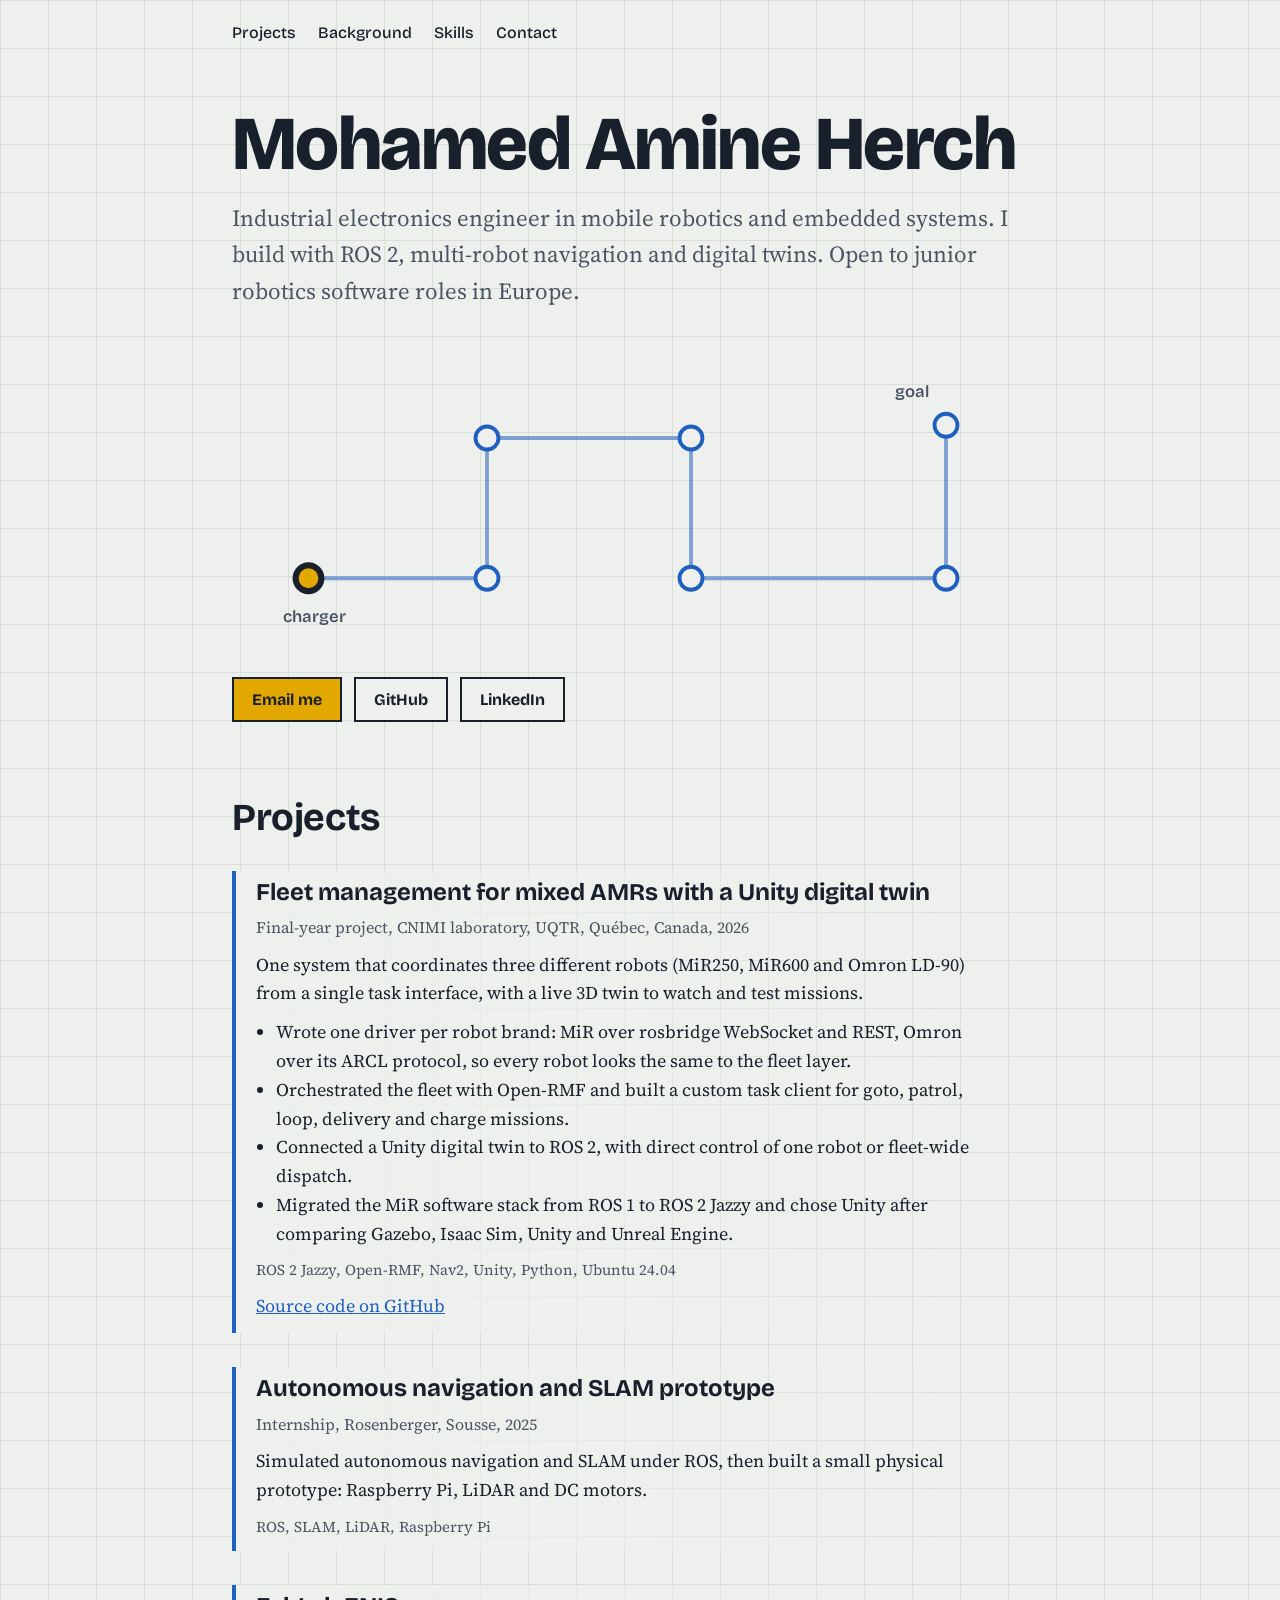
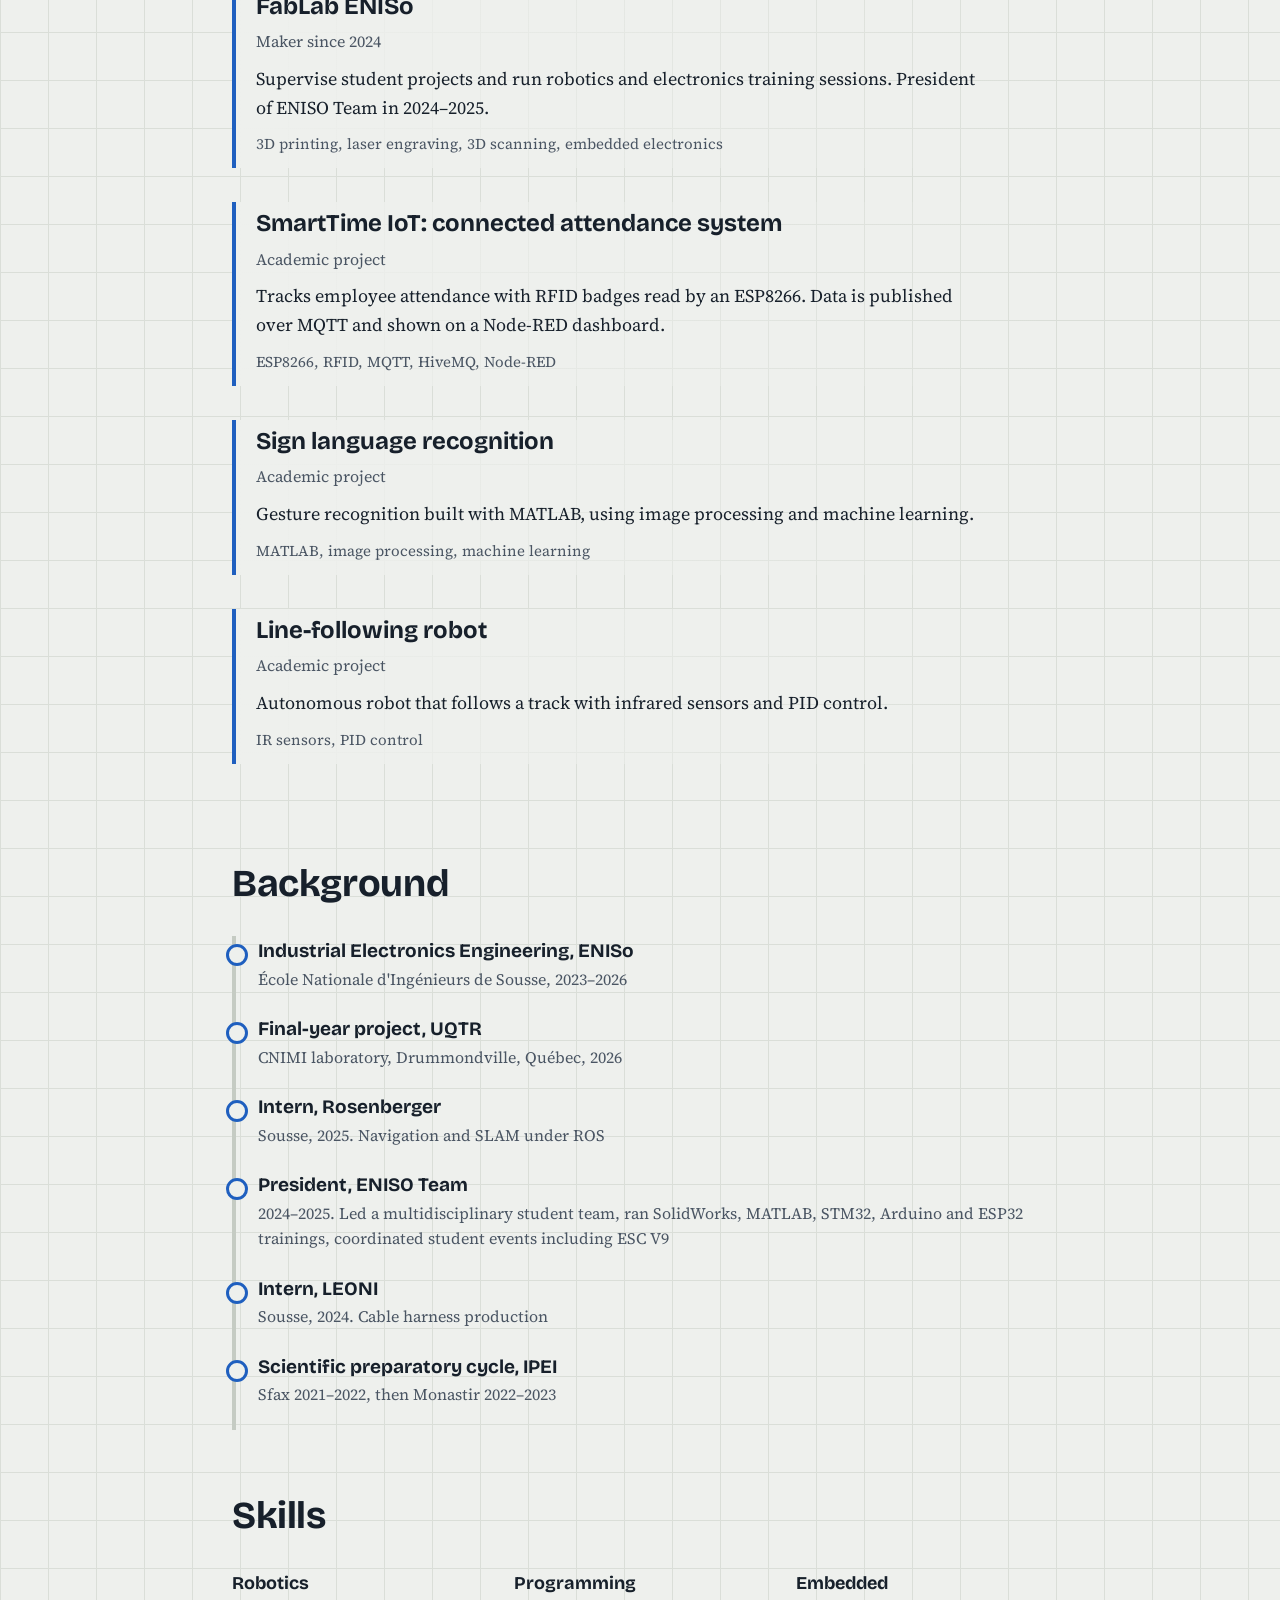
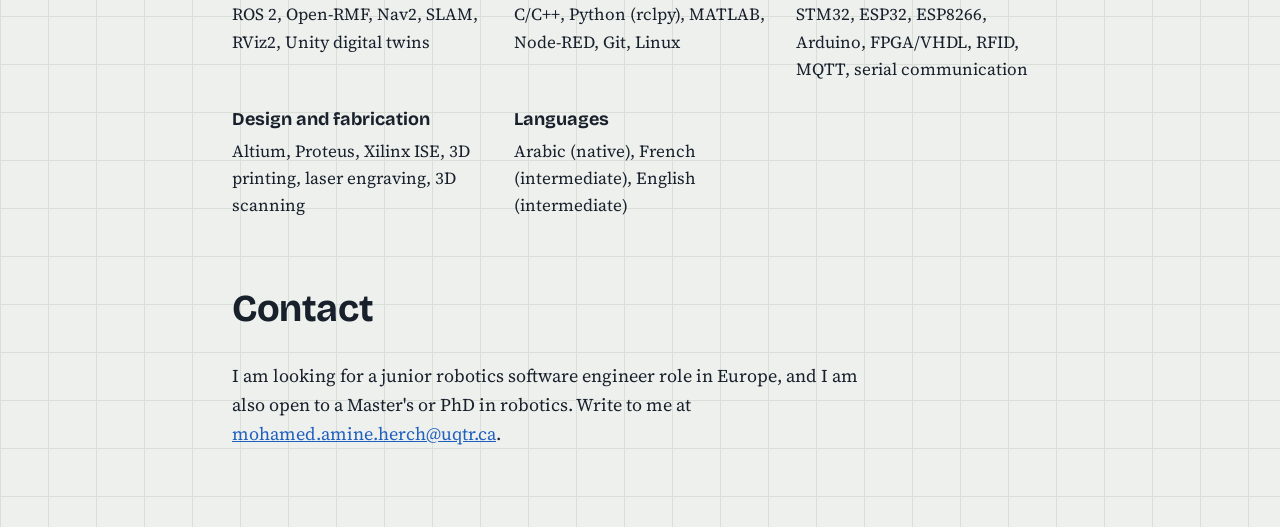
<file: portfolio.html>
<!DOCTYPE html>
<html lang="en">
<head>
<meta charset="utf-8">
<meta name="viewport" content="width=device-width, initial-scale=1, viewport-fit=cover">
<title>Mohamed Amine Herch – Robotics Software Engineer</title>
<link rel="stylesheet" href="https://fonts.googleapis.com/css2?family=Bricolage+Grotesque:wght@500;700;800&family=Source+Serif+4:wght@400;600&display=swap">
<style>
:root{--bg:#EEF0ED;--grid:#DADED8;--ink:#17202B;--soft:#4A5563;--lane:#1F5FBF;--tape:#E3A800;--line:#C5CBC3;
box-sizing:border-box;padding-top:env(safe-area-inset-top,0px);padding-bottom:env(safe-area-inset-bottom,0px)}
@media (prefers-color-scheme:dark){:root:not([data-theme="light"]){--bg:#10161E;--grid:#1A222C;--ink:#E8ECEF;--soft:#9AA6B3;--lane:#6FA3F0;--tape:#F0BC2E;--line:#2C3743}}
:root[data-theme="dark"]{--bg:#10161E;--grid:#1A222C;--ink:#E8ECEF;--soft:#9AA6B3;--lane:#6FA3F0;--tape:#F0BC2E;--line:#2C3743}
html{scroll-padding-top:env(safe-area-inset-top,0px)}
*{box-sizing:border-box}
body{margin:0;background:var(--bg);color:var(--ink);font:400 18px/1.6 "Source Serif 4",Georgia,serif;
background-image:linear-gradient(var(--grid) 1px,transparent 1px),linear-gradient(90deg,var(--grid) 1px,transparent 1px);background-size:48px 48px}
h1,h2,h3,nav{font-family:"Bricolage Grotesque","Helvetica Neue",Arial,sans-serif}
a{color:var(--lane)}
a:focus-visible{outline:3px solid var(--tape);outline-offset:3px}
.wrap{max-width:860px;margin:0 auto;padding:0 22px}
nav{display:flex;gap:22px;padding:20px 0;font-weight:500;font-size:16px;flex-wrap:wrap}
nav a{color:var(--ink);text-decoration:none}
nav a:hover{text-decoration:underline;text-decoration-color:var(--tape);text-decoration-thickness:3px}
header{padding:40px 0 20px}
h1{font-size:clamp(40px,8vw,76px);line-height:1;margin:0 0 18px;font-weight:800;letter-spacing:-.02em}
.lead{font-size:clamp(19px,2.6vw,23px);max-width:34em;color:var(--soft);margin:0 0 26px}
.map{width:100%;height:auto;display:block;margin:10px 0 0}
.lane{stroke:var(--lane);stroke-width:3;fill:none;opacity:.55}
.wp{fill:var(--bg);stroke:var(--lane);stroke-width:3}
.wp.ch{fill:var(--tape);stroke:var(--ink)}
.map text{font:600 13px "Bricolage Grotesque",Arial,sans-serif;fill:var(--soft)}
.bot{fill:var(--tape);stroke:var(--ink);stroke-width:2.5;offset-path:path("M60 190 L200 190 L200 80 L360 80 L360 190 L560 190 L560 70");animation:go 14s linear infinite}
@keyframes go{from{offset-distance:0%}to{offset-distance:100%}}
@media (prefers-reduced-motion:reduce){.bot{animation:none;offset-distance:35%}}
.links{display:flex;gap:12px;flex-wrap:wrap;margin-top:22px}
.btn{font:700 16px "Bricolage Grotesque",Arial,sans-serif;padding:11px 18px;border:2px solid var(--ink);color:var(--ink);text-decoration:none;background:var(--bg)}
.btn.main{background:var(--tape);border-color:var(--ink);color:#17202B}
section{padding:46px 0 10px}
h2{font-size:clamp(28px,5vw,38px);margin:0 0 22px;letter-spacing:-.01em}
.proj{border-left:4px solid var(--lane);padding:2px 0 2px 20px;margin:0 0 34px;background:linear-gradient(90deg,var(--bg),transparent)}
.proj h3{margin:0 0 4px;font-size:24px}
.meta{color:var(--soft);font-size:16px;margin:0 0 10px}
.proj p{margin:0 0 10px;max-width:40em}
.proj ul{margin:0 0 10px;padding-left:20px;max-width:40em}
.stack{font-size:15px;color:var(--soft)}
.tl{list-style:none;margin:0;padding:0;border-left:4px solid var(--line)}
.tl li{position:relative;padding:0 0 22px 22px}
.tl li::before{content:"";position:absolute;left:-10px;top:8px;width:16px;height:16px;border-radius:50%;background:var(--bg);border:3px solid var(--lane)}
.tl b{font-family:"Bricolage Grotesque",Arial,sans-serif;font-size:19px}
.tl span{display:block;color:var(--soft);font-size:16px}
.sk{display:grid;grid-template-columns:repeat(auto-fit,minmax(240px,1fr));gap:22px 30px}
.sk h3{font-size:18px;margin:0 0 4px}
.sk p{margin:0;font-size:17px}
footer{padding:50px 0 60px}
footer p{max-width:36em}
@media (max-width:520px){body{font-size:17px}}
</style>
</head>
<body>
<div class="wrap">
<nav aria-label="Sections"><a href="#projects">Projects</a><a href="#path">Background</a><a href="#skills">Skills</a><a href="#contact">Contact</a></nav>

<header>
<h1>Mohamed Amine Herch</h1>
<p class="lead">Industrial electronics engineer in mobile robotics and embedded systems. I build with ROS 2, multi-robot navigation and digital twins. Open to junior robotics software roles in Europe.</p>
<svg class="map" viewBox="0 0 640 250" role="img" aria-label="Navigation graph with a robot driving between waypoints">
<path class="lane" d="M60 190 L200 190 L200 80 L360 80 L360 190 L560 190 L560 70"/>
<circle class="wp ch" cx="60" cy="190" r="11"/><circle class="wp" cx="200" cy="190" r="9"/><circle class="wp" cx="200" cy="80" r="9"/>
<circle class="wp" cx="360" cy="80" r="9"/><circle class="wp" cx="360" cy="190" r="9"/><circle class="wp" cx="560" cy="190" r="9"/><circle class="wp" cx="560" cy="70" r="9"/>
<text x="40" y="224">charger</text><text x="520" y="48">goal</text>
<circle class="bot" r="9"/>
</svg>
<div class="links">
<a class="btn main" href="mailto:mohamed.amine.herch@uqtr.ca">Email me</a>
<a class="btn" href="https://github.com/Mohamed-Amine-Herch/mir250-600">GitHub</a>
<a class="btn" href="https://www.linkedin.com/in/mohamed-amine-herch-1343092a4">LinkedIn</a>
</div>
</header>

<section id="projects">
<h2>Projects</h2>

<article class="proj">
<h3>Fleet management for mixed AMRs with a Unity digital twin</h3>
<p class="meta">Final-year project, CNIMI laboratory, UQTR, Québec, Canada, 2026</p>
<p>One system that coordinates three different robots (MiR250, MiR600 and Omron LD-90) from a single task interface, with a live 3D twin to watch and test missions.</p>
<ul>
<li>Wrote one driver per robot brand: MiR over rosbridge WebSocket and REST, Omron over its ARCL protocol, so every robot looks the same to the fleet layer.</li>
<li>Orchestrated the fleet with Open-RMF and built a custom task client for goto, patrol, loop, delivery and charge missions.</li>
<li>Connected a Unity digital twin to ROS 2, with direct control of one robot or fleet-wide dispatch.</li>
<li>Migrated the MiR software stack from ROS 1 to ROS 2 Jazzy and chose Unity after comparing Gazebo, Isaac Sim, Unity and Unreal Engine.</li>
</ul>
<p class="stack">ROS 2 Jazzy, Open-RMF, Nav2, Unity, Python, Ubuntu 24.04</p>
<p><a href="https://github.com/Mohamed-Amine-Herch/mir250-600">Source code on GitHub</a></p>
</article>

<article class="proj">
<h3>Autonomous navigation and SLAM prototype</h3>
<p class="meta">Internship, Rosenberger, Sousse, 2025</p>
<p>Simulated autonomous navigation and SLAM under ROS, then built a small physical prototype: Raspberry Pi, LiDAR and DC motors.</p>
<p class="stack">ROS, SLAM, LiDAR, Raspberry Pi</p>
</article>

<article class="proj">
<h3>FabLab ENISo</h3>
<p class="meta">Maker since 2024</p>
<p>Supervise student projects and run robotics and electronics training sessions. President of ENISO Team in 2024–2025.</p>
<p class="stack">3D printing, laser engraving, 3D scanning, embedded electronics</p>
</article>

<article class="proj">
<h3>SmartTime IoT: connected attendance system</h3>
<p class="meta">Academic project</p>
<p>Tracks employee attendance with RFID badges read by an ESP8266. Data is published over MQTT and shown on a Node-RED dashboard.</p>
<p class="stack">ESP8266, RFID, MQTT, HiveMQ, Node-RED</p>
</article>

<article class="proj">
<h3>Sign language recognition</h3>
<p class="meta">Academic project</p>
<p>Gesture recognition built with MATLAB, using image processing and machine learning.</p>
<p class="stack">MATLAB, image processing, machine learning</p>
</article>

<article class="proj">
<h3>Line-following robot</h3>
<p class="meta">Academic project</p>
<p>Autonomous robot that follows a track with infrared sensors and PID control.</p>
<p class="stack">IR sensors, PID control</p>
</article>
</section>

<section id="path">
<h2>Background</h2>
<ul class="tl">
<li><b>Industrial Electronics Engineering, ENISo</b><span>École Nationale d'Ingénieurs de Sousse, 2023–2026</span></li>
<li><b>Final-year project, UQTR</b><span>CNIMI laboratory, Drummondville, Québec, 2026</span></li>
<li><b>Intern, Rosenberger</b><span>Sousse, 2025. Navigation and SLAM under ROS</span></li>
<li><b>President, ENISO Team</b><span>2024–2025. Led a multidisciplinary student team, ran SolidWorks, MATLAB, STM32, Arduino and ESP32 trainings, coordinated student events including ESC V9</span></li>
<li><b>Intern, LEONI</b><span>Sousse, 2024. Cable harness production</span></li>
<li><b>Scientific preparatory cycle, IPEI</b><span>Sfax 2021–2022, then Monastir 2022–2023</span></li>
</ul>
</section>

<section id="skills">
<h2>Skills</h2>
<div class="sk">
<div><h3>Robotics</h3><p>ROS 2, Open-RMF, Nav2, SLAM, RViz2, Unity digital twins</p></div>
<div><h3>Programming</h3><p>C/C++, Python (rclpy), MATLAB, Node-RED, Git, Linux</p></div>
<div><h3>Embedded</h3><p>STM32, ESP32, ESP8266, Arduino, FPGA/VHDL, RFID, MQTT, serial communication</p></div>
<div><h3>Design and fabrication</h3><p>Altium, Proteus, Xilinx ISE, 3D printing, laser engraving, 3D scanning</p></div>
<div><h3>Languages</h3><p>Arabic (native), French (intermediate), English (intermediate)</p></div>
</div>
</section>

<footer id="contact">
<h2>Contact</h2>
<p>I am looking for a junior robotics software engineer role in Europe, and I am also open to a Master's or PhD in robotics. Write to me at <a href="mailto:mohamed.amine.herch@uqtr.ca">mohamed.amine.herch@uqtr.ca</a>.</p>
</footer>
</div>
</body>
</html>
</file>
